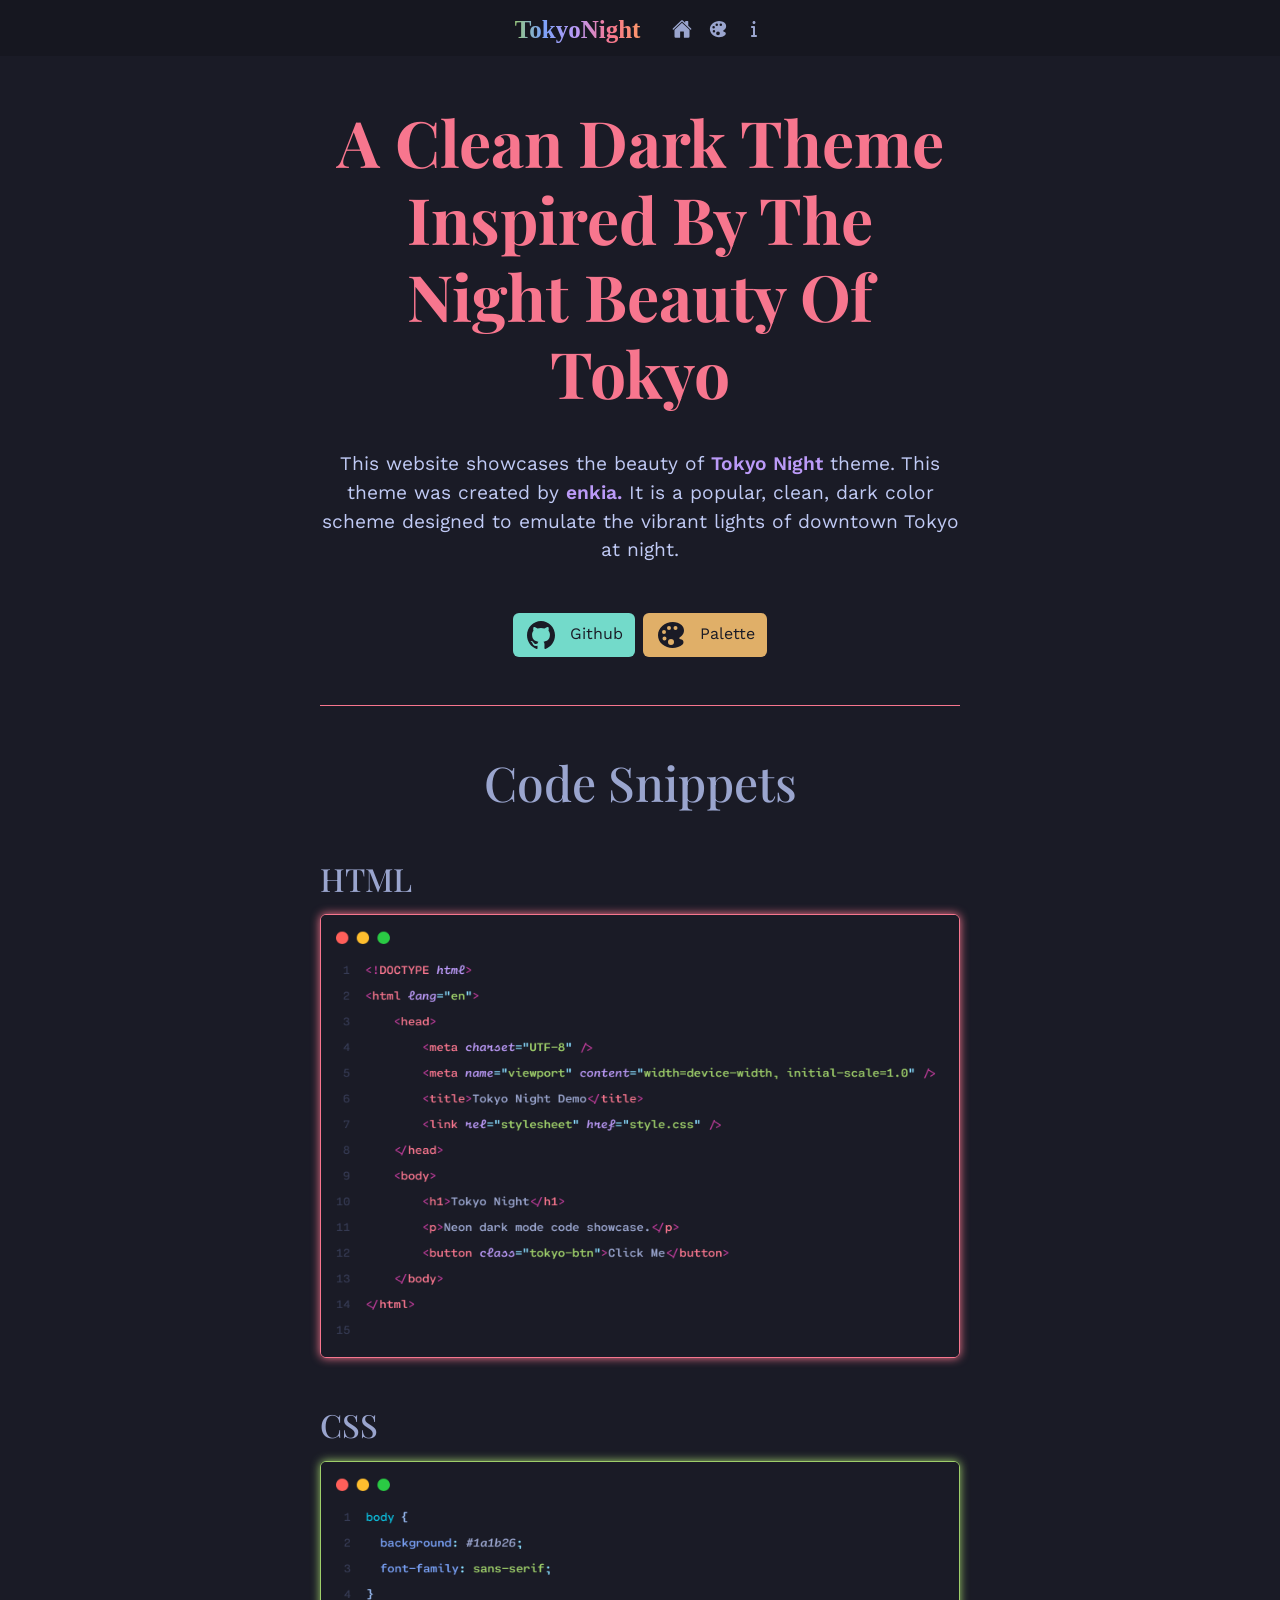
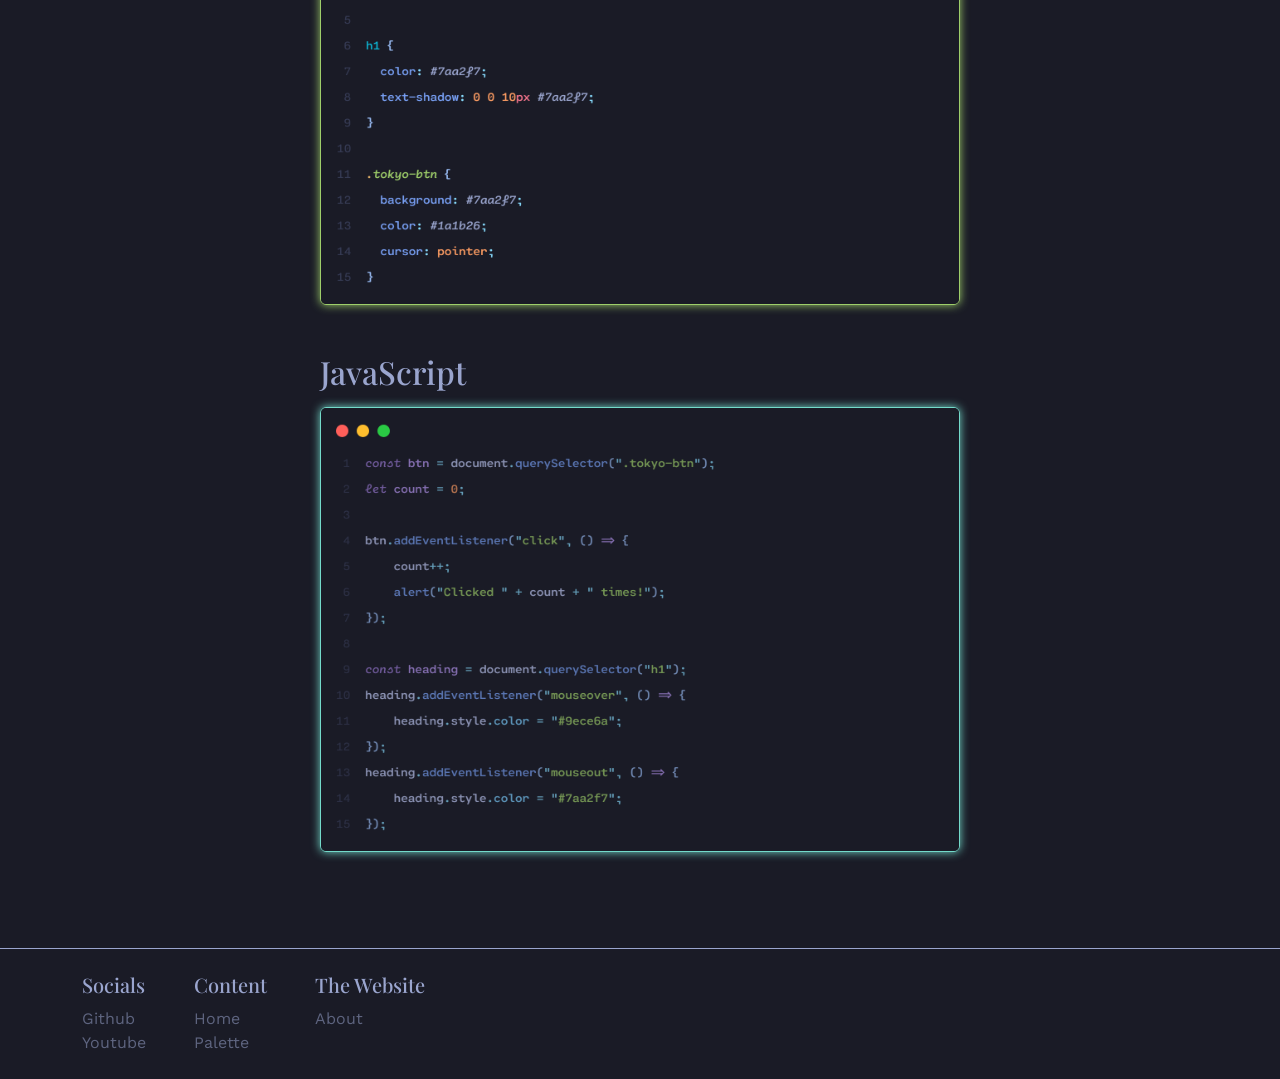
<file: index.html>
<!DOCTYPE html>
<html lang="en">
    <head>
        <meta charset="UTF-8" />
        <meta name="viewport" content="width=device-width, initial-scale=1.0" />
        <title>Tokyo Night Website</title>
        <link rel="stylesheet" href="styles.css" />
        <link rel="preconnect" href="https://fonts.googleapis.com" />
        <link rel="preconnect" href="https://fonts.gstatic.com" crossorigin />
        <link
            href="https://fonts.googleapis.com/css2?family=Playfair+Display:ital,wght@0,400..900;1,400..900&family=Work+Sans:ital,wght@0,100..900;1,100..900&display=swap"
            rel="stylesheet"
        />
        <link
            href="https://cdn.jsdelivr.net/npm/bootstrap@5.3.8/dist/css/bootstrap.min.css"
            rel="stylesheet"
            integrity="sha384-sRIl4kxILFvY47J16cr9ZwB07vP4J8+LH7qKQnuqkuIAvNWLzeN8tE5YBujZqJLB"
            crossorigin="anonymous"
        />
    </head>
    <body id="body">
        <div class="nav-container d-flex justify-content-center">
            <nav class="navbar navbar-expand-lg custom-navbar">
                <div class="container-fluid">
                    <a
                        id="navbar-brand"
                        class="navbar-brand"
                        href="./index.html"
                    >
                        <img
                            class="navbar-logo"
                            src="./public/web-icons/brandLogo.svg"
                            alt=""
                        />
                    </a>
                    <button
                        class="navbar-toggler"
                        type="button"
                        data-bs-toggle="collapse"
                        data-bs-target="#navbarNav"
                        aria-controls="navbarNav"
                        aria-expanded="false"
                        aria-label="Toggle navigation"
                    >
                        <span class="navbar-toggler-icon"></span>
                    </button>
                    <div class="collapse navbar-collapse" id="navbarNav">
                        <ul id="navbar-links" class="navbar-nav">
                            <li class="nav-item">
                                <a
                                    class="nav-link"
                                    aria-current="page"
                                    href="./index.html"
                                >
                                    <svg
                                        xmlns="http://www.w3.org/2000/svg"
                                        class="icon home-icon"
                                        viewBox="0 0 512 512"
                                    >
                                        <path
                                            d="M261.56 101.28a8 8 0 00-11.06 0L66.4 277.15a8 8 0 00-2.47 5.79L63.9 448a32 32 0 0032 32H192a16 16 0 0016-16V328a8 8 0 018-8h80a8 8 0 018 8v136a16 16 0 0016 16h96.06a32 32 0 0032-32V282.94a8 8 0 00-2.47-5.79z"
                                        />
                                        <path
                                            d="M490.91 244.15l-74.8-71.56V64a16 16 0 00-16-16h-48a16 16 0 00-16 16v32l-57.92-55.38C272.77 35.14 264.71 32 256 32c-8.68 0-16.72 3.14-22.14 8.63l-212.7 203.5c-6.22 6-7 15.87-1.34 22.37A16 16 0 0043 267.56L250.5 69.28a8 8 0 0111.06 0l207.52 198.28a16 16 0 0022.59-.44c6.14-6.36 5.63-16.86-.76-22.97z"
                                        />
                                    </svg>
                                </a>
                            </li>
                            <li class="nav-item">
                                <a class="nav-link" href="./palette.html">
                                    <svg
                                        xmlns="http://www.w3.org/2000/svg"
                                        class="icon palette-icon"
                                        viewBox="0 0 512 512"
                                    >
                                        <path
                                            d="M441 336.2l-.06-.05c-9.93-9.18-22.78-11.34-32.16-12.92l-.69-.12c-9.05-1.49-10.48-2.5-14.58-6.17-2.44-2.17-5.35-5.65-5.35-9.94s2.91-7.77 5.34-9.94l30.28-26.87c25.92-22.91 40.2-53.66 40.2-86.59s-14.25-63.68-40.2-86.6c-35.89-31.59-85-49-138.37-49C223.72 48 162 71.37 116 112.11c-43.87 38.77-68 90.71-68 146.24s24.16 107.47 68 146.23c21.75 19.24 47.49 34.18 76.52 44.42a266.17 266.17 0 0086.87 15h1.81c61 0 119.09-20.57 159.39-56.4 9.7-8.56 15.15-20.83 15.34-34.56.21-14.17-5.37-27.95-14.93-36.84zM112 208a32 32 0 1132 32 32 32 0 01-32-32zm40 135a32 32 0 1132-32 32 32 0 01-32 32zm40-199a32 32 0 1132 32 32 32 0 01-32-32zm64 271a48 48 0 1148-48 48 48 0 01-48 48zm72-239a32 32 0 1132-32 32 32 0 01-32 32z"
                                        />
                                    </svg>
                                </a>
                            </li>
                            <li class="nav-item">
                                <a class="nav-link" href="./about.html">
                                    <svg
                                        xmlns="http://www.w3.org/2000/svg"
                                        viewBox="0 0 640 640"
                                        class="icon about-icon"
                                    >
                                        <!--!Font Awesome Free 7.1.0 by @fontawesome - https://fontawesome.com License - https://fontawesome.com/license/free Copyright 2026 Fonticons, Inc.-->
                                        <path
                                            d="M272 112C272 85.5 293.5 64 320 64C346.5 64 368 85.5 368 112C368 138.5 346.5 160 320 160C293.5 160 272 138.5 272 112zM224 256C224 238.3 238.3 224 256 224L320 224C337.7 224 352 238.3 352 256L352 512L384 512C401.7 512 416 526.3 416 544C416 561.7 401.7 576 384 576L256 576C238.3 576 224 561.7 224 544C224 526.3 238.3 512 256 512L288 512L288 288L256 288C238.3 288 224 273.7 224 256z"
                                        />
                                    </svg>
                                </a>
                            </li>
                        </ul>
                    </div>
                </div>
            </nav>
        </div>

        <div class="main mt-5">
            <main class="content">
                <section class="main-title text-center">
                    <h2 class="title">
                        A Clean Dark Theme Inspired By The Night Beauty Of Tokyo
                    </h2>
                    <p class="description">
                        This website showcases the beauty of
                        <span class="d-highlight">Tokyo Night</span> theme. This
                        theme was created by
                        <span class="d-highlight">enkia.</span> It is a popular,
                        clean, dark color scheme designed to emulate the vibrant
                        lights of downtown Tokyo at night.
                    </p>
                </section>
                <section
                    class="d-flex justify-content-center buttons-container mt-5 text-center"
                >
                    <a
                        id="btn"
                        class="btn github-btn me-2"
                        href="https://github.com/tokyo-night/tokyo-night-vscode-theme"
                    >
                        <svg
                            xmlns="http://www.w3.org/2000/svg"
                            class="btn-icon me-2"
                            viewBox="0 0 512 512"
                        >
                            <path
                                d="M256 32C132.3 32 32 134.9 32 261.7c0 101.5 64.2 187.5 153.2 217.9a17.56 17.56 0 003.8.4c8.3 0 11.5-6.1 11.5-11.4 0-5.5-.2-19.9-.3-39.1a102.4 102.4 0 01-22.6 2.7c-43.1 0-52.9-33.5-52.9-33.5-10.2-26.5-24.9-33.6-24.9-33.6-19.5-13.7-.1-14.1 1.4-14.1h.1c22.5 2 34.3 23.8 34.3 23.8 11.2 19.6 26.2 25.1 39.6 25.1a63 63 0 0025.6-6c2-14.8 7.8-24.9 14.2-30.7-49.7-5.8-102-25.5-102-113.5 0-25.1 8.7-45.6 23-61.6-2.3-5.8-10-29.2 2.2-60.8a18.64 18.64 0 015-.5c8.1 0 26.4 3.1 56.6 24.1a208.21 208.21 0 01112.2 0c30.2-21 48.5-24.1 56.6-24.1a18.64 18.64 0 015 .5c12.2 31.6 4.5 55 2.2 60.8 14.3 16.1 23 36.6 23 61.6 0 88.2-52.4 107.6-102.3 113.3 8 7.1 15.2 21.1 15.2 42.5 0 30.7-.3 55.5-.3 63 0 5.4 3.1 11.5 11.4 11.5a19.35 19.35 0 004-.4C415.9 449.2 480 363.1 480 261.7 480 134.9 379.7 32 256 32z"
                            />
                        </svg>
                        Github
                    </a>
                    <a id="btn" class="btn palette-btn" href="./palette.html">
                        <svg
                            xmlns="http://www.w3.org/2000/svg"
                            class="btn-icon me-2"
                            viewBox="0 0 512 512"
                        >
                            <path
                                d="M441 336.2l-.06-.05c-9.93-9.18-22.78-11.34-32.16-12.92l-.69-.12c-9.05-1.49-10.48-2.5-14.58-6.17-2.44-2.17-5.35-5.65-5.35-9.94s2.91-7.77 5.34-9.94l30.28-26.87c25.92-22.91 40.2-53.66 40.2-86.59s-14.25-63.68-40.2-86.6c-35.89-31.59-85-49-138.37-49C223.72 48 162 71.37 116 112.11c-43.87 38.77-68 90.71-68 146.24s24.16 107.47 68 146.23c21.75 19.24 47.49 34.18 76.52 44.42a266.17 266.17 0 0086.87 15h1.81c61 0 119.09-20.57 159.39-56.4 9.7-8.56 15.15-20.83 15.34-34.56.21-14.17-5.37-27.95-14.93-36.84zM112 208a32 32 0 1132 32 32 32 0 01-32-32zm40 135a32 32 0 1132-32 32 32 0 01-32 32zm40-199a32 32 0 1132 32 32 32 0 01-32-32zm64 271a48 48 0 1148-48 48 48 0 01-48 48zm72-239a32 32 0 1132-32 32 32 0 01-32 32z"
                            />
                        </svg>
                        Palette
                    </a>
                </section>

                <h3 class="snippet-heading mt-5 text-center">Code Snippets</h3>

                <section class="img-container">
                    <h4 class="mb-3 mt-5">HTML</h4>
                    <img
                        class="img-fluid img img-html"
                        src="./public/images/HTMLSnippet.png"
                        alt=""
                    />
                    <h4 class="mb-3 mt-5">CSS</h4>
                    <img
                        class="img-fluid img img-css"
                        src="./public/images/CSSSnippet.png"
                        alt=""
                    />
                    <h4 class="mb-3 mt-5">JavaScript</h4>
                    <img
                        class="img-fluid img img-js mb-5"
                        src="./public/images/JSSnippet.png"
                        alt=""
                    />
                </section>
            </main>
        </div>
        <footer class="footer py-4 mt-5">
            <div class="container d-flex gap-5">
                <div>
                    <h5>Socials</h5>
                    <ul>
                        <li>
                            <a href="https://github.com/Vel-codes">Github</a>
                        </li>
                        <li>
                            <a href="https://www.youtube.com/@VelixRoblox"
                                >Youtube</a
                            >
                        </li>
                    </ul>
                </div>
                <div>
                    <h5>Content</h5>
                    <ul>
                        <li><a href="/tokyo-night-website">Home</a></li>
                        <li><a href="./palette.html">Palette</a></li>
                    </ul>
                </div>
                <div>
                    <h5>The Website</h5>
                    <ul>
                        <li><a href="./about.html">About</a></li>
                    </ul>
                </div>
            </div>
        </footer>
        <script
            src="https://cdn.jsdelivr.net/npm/bootstrap@5.3.8/dist/js/bootstrap.bundle.min.js"
            integrity="sha384-FKyoEForCGlyvwx9Hj09JcYn3nv7wiPVlz7YYwJrWVcXK/BmnVDxM+D2scQbITxI"
            crossorigin="anonymous"
        ></script>
    </body>
</html>
</file>
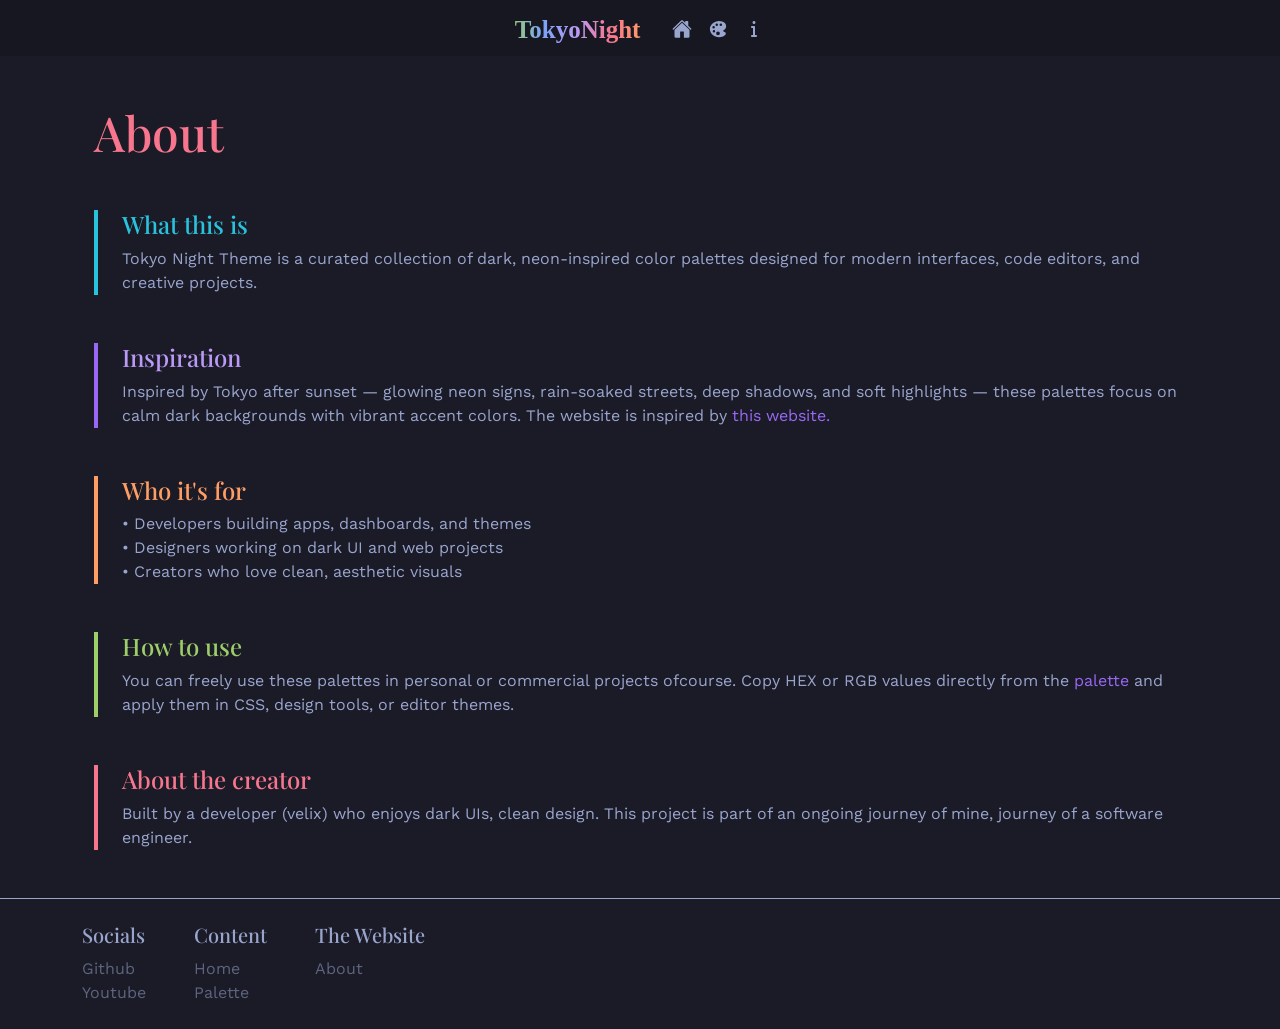
<file: about.html>
<!DOCTYPE html>
<html lang="en">
    <head>
        <meta charset="UTF-8" />
        <meta name="viewport" content="width=device-width, initial-scale=1.0" />
        <title>Tokyo Night Website</title>
        <link rel="stylesheet" href="styles.css" />
        <link rel="preconnect" href="https://fonts.googleapis.com" />
        <link rel="preconnect" href="https://fonts.gstatic.com" crossorigin />
        <link
            href="https://fonts.googleapis.com/css2?family=Playfair+Display:ital,wght@0,400..900;1,400..900&family=Work+Sans:ital,wght@0,100..900;1,100..900&display=swap"
            rel="stylesheet"
        />
        <link
            href="https://cdn.jsdelivr.net/npm/bootstrap@5.3.8/dist/css/bootstrap.min.css"
            rel="stylesheet"
            integrity="sha384-sRIl4kxILFvY47J16cr9ZwB07vP4J8+LH7qKQnuqkuIAvNWLzeN8tE5YBujZqJLB"
            crossorigin="anonymous"
        />
    </head>
    <body id="body">
        <div class="nav-container d-flex justify-content-center">
            <nav class="navbar navbar-expand-lg custom-navbar">
                <div class="container-fluid">
                    <a
                        id="navbar-brand"
                        class="navbar-brand"
                        href="./index.html"
                    >
                        <img
                            class="navbar-logo"
                            src="./public/web-icons/brandLogo.svg"
                            alt=""
                        />
                    </a>
                    <button
                        class="navbar-toggler"
                        type="button"
                        data-bs-toggle="collapse"
                        data-bs-target="#navbarNav"
                        aria-controls="navbarNav"
                        aria-expanded="false"
                        aria-label="Toggle navigation"
                    >
                        <span class="navbar-toggler-icon"></span>
                    </button>
                    <div class="collapse navbar-collapse" id="navbarNav">
                        <ul id="navbar-links" class="navbar-nav">
                            <li class="nav-item">
                                <a
                                    class="nav-link"
                                    aria-current="page"
                                    href="./index.html"
                                >
                                    <svg
                                        xmlns="http://www.w3.org/2000/svg"
                                        class="icon home-icon"
                                        viewBox="0 0 512 512"
                                    >
                                        <path
                                            d="M261.56 101.28a8 8 0 00-11.06 0L66.4 277.15a8 8 0 00-2.47 5.79L63.9 448a32 32 0 0032 32H192a16 16 0 0016-16V328a8 8 0 018-8h80a8 8 0 018 8v136a16 16 0 0016 16h96.06a32 32 0 0032-32V282.94a8 8 0 00-2.47-5.79z"
                                        />
                                        <path
                                            d="M490.91 244.15l-74.8-71.56V64a16 16 0 00-16-16h-48a16 16 0 00-16 16v32l-57.92-55.38C272.77 35.14 264.71 32 256 32c-8.68 0-16.72 3.14-22.14 8.63l-212.7 203.5c-6.22 6-7 15.87-1.34 22.37A16 16 0 0043 267.56L250.5 69.28a8 8 0 0111.06 0l207.52 198.28a16 16 0 0022.59-.44c6.14-6.36 5.63-16.86-.76-22.97z"
                                        />
                                    </svg>
                                </a>
                            </li>
                            <li class="nav-item">
                                <a class="nav-link" href="./palette.html">
                                    <svg
                                        xmlns="http://www.w3.org/2000/svg"
                                        class="icon palette-icon"
                                        viewBox="0 0 512 512"
                                    >
                                        <path
                                            d="M441 336.2l-.06-.05c-9.93-9.18-22.78-11.34-32.16-12.92l-.69-.12c-9.05-1.49-10.48-2.5-14.58-6.17-2.44-2.17-5.35-5.65-5.35-9.94s2.91-7.77 5.34-9.94l30.28-26.87c25.92-22.91 40.2-53.66 40.2-86.59s-14.25-63.68-40.2-86.6c-35.89-31.59-85-49-138.37-49C223.72 48 162 71.37 116 112.11c-43.87 38.77-68 90.71-68 146.24s24.16 107.47 68 146.23c21.75 19.24 47.49 34.18 76.52 44.42a266.17 266.17 0 0086.87 15h1.81c61 0 119.09-20.57 159.39-56.4 9.7-8.56 15.15-20.83 15.34-34.56.21-14.17-5.37-27.95-14.93-36.84zM112 208a32 32 0 1132 32 32 32 0 01-32-32zm40 135a32 32 0 1132-32 32 32 0 01-32 32zm40-199a32 32 0 1132 32 32 32 0 01-32-32zm64 271a48 48 0 1148-48 48 48 0 01-48 48zm72-239a32 32 0 1132-32 32 32 0 01-32 32z"
                                        />
                                    </svg>
                                </a>
                            </li>
                            <li class="nav-item">
                                <a class="nav-link" href="./about.html">
                                    <svg
                                        xmlns="http://www.w3.org/2000/svg"
                                        viewBox="0 0 640 640"
                                        class="icon about-icon"
                                    >
                                        <!--!Font Awesome Free 7.1.0 by @fontawesome - https://fontawesome.com License - https://fontawesome.com/license/free Copyright 2026 Fonticons, Inc.-->
                                        <path
                                            d="M272 112C272 85.5 293.5 64 320 64C346.5 64 368 85.5 368 112C368 138.5 346.5 160 320 160C293.5 160 272 138.5 272 112zM224 256C224 238.3 238.3 224 256 224L320 224C337.7 224 352 238.3 352 256L352 512L384 512C401.7 512 416 526.3 416 544C416 561.7 401.7 576 384 576L256 576C238.3 576 224 561.7 224 544C224 526.3 238.3 512 256 512L288 512L288 288L256 288C238.3 288 224 273.7 224 256z"
                                        />
                                    </svg>
                                </a>
                            </li>
                        </ul>
                    </div>
                </div>
            </nav>
        </div>

        <div class="about-container container">
            <div class="container my-5">
                <h2 class="mb-5">About</h2>

                <section class="mb-5 heading-1">
                    <h5>What this is</h5>
                    <p>
                        Tokyo Night Theme is a curated collection of dark,
                        neon-inspired color palettes designed for modern
                        interfaces, code editors, and creative projects.
                    </p>
                </section>

                <section class="mb-5 heading-2">
                    <h5>Inspiration</h5>
                    <p>
                        Inspired by Tokyo after sunset — glowing neon signs,
                        rain-soaked streets, deep shadows, and soft highlights —
                        these palettes focus on calm dark backgrounds with
                        vibrant accent colors. The website is inspired by
                        <a
                            href="https://wixdaq.github.io/Tokyo-Night-Website/index.html"
                            >this website.</a
                        >
                    </p>
                </section>

                <section class="mb-5 heading-3">
                    <h5>Who it's for</h5>
                    <ul class="list-unstyled">
                        <li>
                            • Developers building apps, dashboards, and themes
                        </li>
                        <li>• Designers working on dark UI and web projects</li>
                        <li>• Creators who love clean, aesthetic visuals</li>
                    </ul>
                </section>

                <section class="mb-5 heading-4">
                    <h5>How to use</h5>
                    <p>
                        You can freely use these palettes in personal or
                        commercial projects ofcourse. Copy HEX or RGB values
                        directly from the
                        <a href="./palette.html">palette</a> and apply them in
                        CSS, design tools, or editor themes.
                    </p>
                </section>

                <section class="mb-5 heading-5">
                    <h5>About the creator</h5>
                    <p>
                        Built by a developer (velix) who enjoys dark UIs, clean
                        design. This project is part of an ongoing journey of
                        mine, journey of a software engineer.
                    </p>
                </section>
            </div>
        </div>
        <footer class="footer py-4 mt-5">
            <div class="container d-flex gap-5">
                <div>
                    <h5>Socials</h5>
                    <ul>
                        <li>
                            <a href="https://github.com/Vel-codes">Github</a>
                        </li>
                        <li>
                            <a href="https://www.youtube.com/@VelixRoblox"
                                >Youtube</a
                            >
                        </li>
                    </ul>
                </div>
                <div>
                    <h5>Content</h5>
                    <ul>
                        <li><a href="./index.html">Home</a></li>
                        <li><a href="./palette.html">Palette</a></li>
                    </ul>
                </div>
                <div>
                    <h5>The Website</h5>
                    <ul>
                        <li><a href="./about.html">About</a></li>
                    </ul>
                </div>
            </div>
        </footer>
        <script
            src="https://cdn.jsdelivr.net/npm/bootstrap@5.3.8/dist/js/bootstrap.bundle.min.js"
            integrity="sha384-FKyoEForCGlyvwx9Hj09JcYn3nv7wiPVlz7YYwJrWVcXK/BmnVDxM+D2scQbITxI"
            crossorigin="anonymous"
        ></script>
    </body>
</html>
</file>
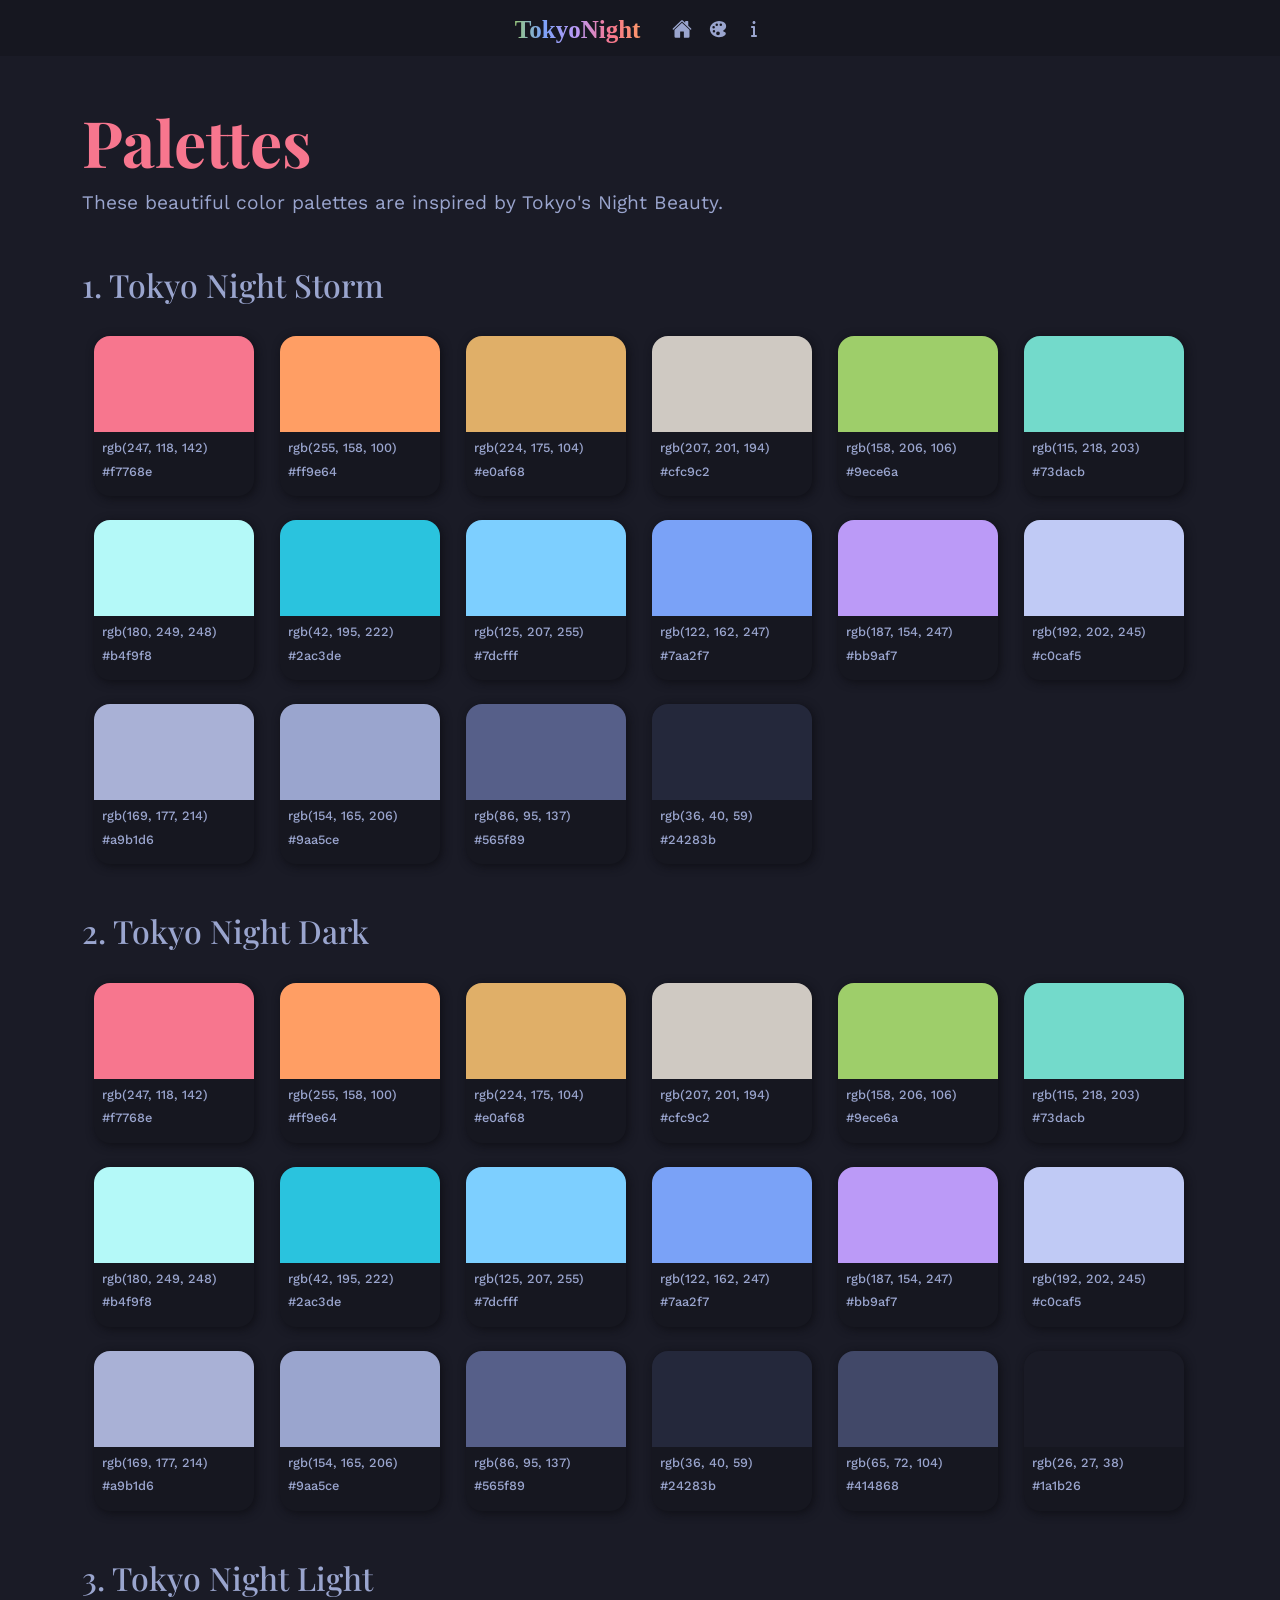
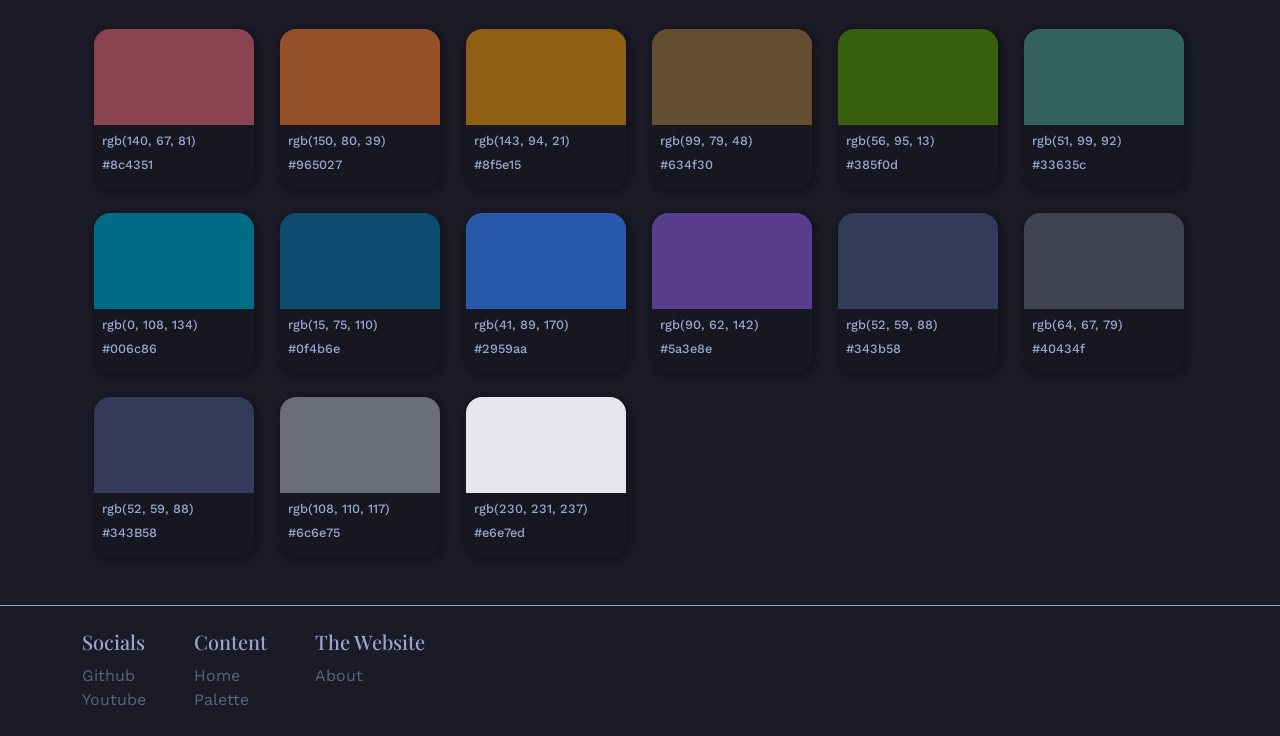
<file: palette.html>
<!DOCTYPE html>
<html lang="en">
    <head>
        <meta charset="UTF-8" />
        <meta name="viewport" content="width=device-width, initial-scale=1.0" />
        <title>Tokyo Night Website</title>
        <link rel="stylesheet" href="./styles.css" />
        <link rel="preconnect" href="https://fonts.googleapis.com" />
        <link rel="preconnect" href="https://fonts.gstatic.com" crossorigin />
        <link
            href="https://fonts.googleapis.com/css2?family=Playfair+Display:ital,wght@0,400..900;1,400..900&family=Work+Sans:ital,wght@0,100..900;1,100..900&display=swap"
            rel="stylesheet"
        />
        <link
            href="https://cdn.jsdelivr.net/npm/bootstrap@5.3.8/dist/css/bootstrap.min.css"
            rel="stylesheet"
            integrity="sha384-sRIl4kxILFvY47J16cr9ZwB07vP4J8+LH7qKQnuqkuIAvNWLzeN8tE5YBujZqJLB"
            crossorigin="anonymous"
        />
    </head>
    <body id="body">
        <div class="nav-container d-flex justify-content-center">
            <nav class="navbar navbar-expand-lg custom-navbar">
                <div class="container-fluid">
                    <a
                        id="navbar-brand"
                        class="navbar-brand"
                        href="./index.html"
                    >
                        <img
                            class="navbar-logo"
                            src="./public/web-icons/brandLogo.svg"
                            alt=""
                        />
                    </a>
                    <button
                        class="navbar-toggler"
                        type="button"
                        data-bs-toggle="collapse"
                        data-bs-target="#navbarNav"
                        aria-controls="navbarNav"
                        aria-expanded="false"
                        aria-label="Toggle navigation"
                    >
                        <span class="navbar-toggler-icon"></span>
                    </button>
                    <div class="collapse navbar-collapse" id="navbarNav">
                        <ul id="navbar-links" class="navbar-nav">
                            <li class="nav-item">
                                <a
                                    class="nav-link"
                                    aria-current="page"
                                    href="./index.html"
                                >
                                    <svg
                                        xmlns="http://www.w3.org/2000/svg"
                                        class="icon home-icon"
                                        viewBox="0 0 512 512"
                                    >
                                        <path
                                            d="M261.56 101.28a8 8 0 00-11.06 0L66.4 277.15a8 8 0 00-2.47 5.79L63.9 448a32 32 0 0032 32H192a16 16 0 0016-16V328a8 8 0 018-8h80a8 8 0 018 8v136a16 16 0 0016 16h96.06a32 32 0 0032-32V282.94a8 8 0 00-2.47-5.79z"
                                        />
                                        <path
                                            d="M490.91 244.15l-74.8-71.56V64a16 16 0 00-16-16h-48a16 16 0 00-16 16v32l-57.92-55.38C272.77 35.14 264.71 32 256 32c-8.68 0-16.72 3.14-22.14 8.63l-212.7 203.5c-6.22 6-7 15.87-1.34 22.37A16 16 0 0043 267.56L250.5 69.28a8 8 0 0111.06 0l207.52 198.28a16 16 0 0022.59-.44c6.14-6.36 5.63-16.86-.76-22.97z"
                                        />
                                    </svg>
                                </a>
                            </li>
                            <li class="nav-item">
                                <a class="nav-link" href="./palette.html">
                                    <svg
                                        xmlns="http://www.w3.org/2000/svg"
                                        class="icon palette-icon"
                                        viewBox="0 0 512 512"
                                    >
                                        <path
                                            d="M441 336.2l-.06-.05c-9.93-9.18-22.78-11.34-32.16-12.92l-.69-.12c-9.05-1.49-10.48-2.5-14.58-6.17-2.44-2.17-5.35-5.65-5.35-9.94s2.91-7.77 5.34-9.94l30.28-26.87c25.92-22.91 40.2-53.66 40.2-86.59s-14.25-63.68-40.2-86.6c-35.89-31.59-85-49-138.37-49C223.72 48 162 71.37 116 112.11c-43.87 38.77-68 90.71-68 146.24s24.16 107.47 68 146.23c21.75 19.24 47.49 34.18 76.52 44.42a266.17 266.17 0 0086.87 15h1.81c61 0 119.09-20.57 159.39-56.4 9.7-8.56 15.15-20.83 15.34-34.56.21-14.17-5.37-27.95-14.93-36.84zM112 208a32 32 0 1132 32 32 32 0 01-32-32zm40 135a32 32 0 1132-32 32 32 0 01-32 32zm40-199a32 32 0 1132 32 32 32 0 01-32-32zm64 271a48 48 0 1148-48 48 48 0 01-48 48zm72-239a32 32 0 1132-32 32 32 0 01-32 32z"
                                        />
                                    </svg>
                                </a>
                            </li>
                            <li class="nav-item">
                                <a class="nav-link" href="./about.html">
                                    <svg
                                        xmlns="http://www.w3.org/2000/svg"
                                        viewBox="0 0 640 640"
                                        class="icon about-icon"
                                    >
                                        <!--!Font Awesome Free 7.1.0 by @fontawesome - https://fontawesome.com License - https://fontawesome.com/license/free Copyright 2026 Fonticons, Inc.-->
                                        <path
                                            d="M272 112C272 85.5 293.5 64 320 64C346.5 64 368 85.5 368 112C368 138.5 346.5 160 320 160C293.5 160 272 138.5 272 112zM224 256C224 238.3 238.3 224 256 224L320 224C337.7 224 352 238.3 352 256L352 512L384 512C401.7 512 416 526.3 416 544C416 561.7 401.7 576 384 576L256 576C238.3 576 224 561.7 224 544C224 526.3 238.3 512 256 512L288 512L288 288L256 288C238.3 288 224 273.7 224 256z"
                                        />
                                    </svg>
                                </a>
                            </li>
                        </ul>
                    </div>
                </div>
            </nav>
        </div>

        <div class="palette-container container">
            <h2 class="title mt-5">Palettes</h2>
            <p class="para mb-5">
                These beautiful color palettes are inspired by Tokyo's Night
                Beauty.
            </p>
            <div class="tokyo-night-dark">
                <h3 class="palette-title">1. Tokyo Night Storm</h3>
                <div class="card-container">
                    <div class="container gap-3 card-container">
                        <div class="row g-4">
                            <div class="col-6 col-md-4 col-lg-2">
                                <div class="color-card">
                                    <div
                                        style="background-color: #f7768e"
                                        class="color-box"
                                    ></div>
                                    <div class="color-card-body">
                                        <h6>rgb(247, 118, 142)</h6>
                                        <h6>#f7768e</h6>
                                    </div>
                                </div>
                            </div>

                            <div class="col-6 col-md-4 col-lg-2">
                                <div class="color-card">
                                    <div
                                        style="background-color: #ff9e64"
                                        class="color-box"
                                    ></div>
                                    <div class="color-card-body">
                                        <h6>rgb(255, 158, 100)</h6>
                                        <h6>#ff9e64</h6>
                                    </div>
                                </div>
                            </div>

                            <div class="col-6 col-md-4 col-lg-2">
                                <div class="color-card">
                                    <div
                                        style="background-color: #e0af68"
                                        class="color-box"
                                    ></div>
                                    <div class="color-card-body">
                                        <h6>rgb(224, 175, 104)</h6>
                                        <h6>#e0af68</h6>
                                    </div>
                                </div>
                            </div>
                            <div class="col-6 col-md-4 col-lg-2">
                                <div class="color-card">
                                    <div
                                        style="background-color: #cfc9c2"
                                        class="color-box"
                                    ></div>
                                    <div class="color-card-body">
                                        <h6>rgb(207, 201, 194)</h6>
                                        <h6>#cfc9c2</h6>
                                    </div>
                                </div>
                            </div>
                            <div class="col-6 col-md-4 col-lg-2">
                                <div class="color-card">
                                    <div
                                        style="background-color: #9ece6a"
                                        class="color-box"
                                    ></div>
                                    <div class="color-card-body">
                                        <h6>rgb(158, 206, 106)</h6>
                                        <h6>#9ece6a</h6>
                                    </div>
                                </div>
                            </div>

                            <div class="col-6 col-md-4 col-lg-2">
                                <div class="color-card">
                                    <div
                                        style="background-color: #73dacb"
                                        class="color-box"
                                    ></div>
                                    <div class="color-card-body">
                                        <h6>rgb(115, 218, 203)</h6>
                                        <h6>#73dacb</h6>
                                    </div>
                                </div>
                            </div>

                            <div class="col-6 col-md-4 col-lg-2">
                                <div class="color-card">
                                    <div
                                        style="background-color: #b4f9f8"
                                        class="color-box"
                                    ></div>
                                    <div class="color-card-body">
                                        <h6>rgb(180, 249, 248)</h6>
                                        <h6>#b4f9f8</h6>
                                    </div>
                                </div>
                            </div>
                            <div class="col-6 col-md-4 col-lg-2">
                                <div class="color-card">
                                    <div
                                        style="background-color: #2ac3de"
                                        class="color-box"
                                    ></div>
                                    <div class="color-card-body">
                                        <h6>rgb(42, 195, 222)</h6>
                                        <h6>#2ac3de</h6>
                                    </div>
                                </div>
                            </div>
                            <div class="col-6 col-md-4 col-lg-2">
                                <div class="color-card">
                                    <div
                                        style="background-color: #7dcfff"
                                        class="color-box"
                                    ></div>
                                    <div class="color-card-body">
                                        <h6>rgb(125, 207, 255)</h6>
                                        <h6>#7dcfff</h6>
                                    </div>
                                </div>
                            </div>
                            <div class="col-6 col-md-4 col-lg-2">
                                <div class="color-card">
                                    <div
                                        style="background-color: #7aa2f7"
                                        class="color-box"
                                    ></div>
                                    <div class="color-card-body">
                                        <h6>rgb(122, 162, 247)</h6>
                                        <h6>#7aa2f7</h6>
                                    </div>
                                </div>
                            </div>
                            <div class="col-6 col-md-4 col-lg-2">
                                <div class="color-card">
                                    <div
                                        style="background-color: #bb9af7"
                                        class="color-box"
                                    ></div>
                                    <div class="color-card-body">
                                        <h6>rgb(187, 154, 247)</h6>
                                        <h6>#bb9af7</h6>
                                    </div>
                                </div>
                            </div>
                            <div class="col-6 col-md-4 col-lg-2">
                                <div class="color-card">
                                    <div
                                        style="background-color: #c0caf5"
                                        class="color-box"
                                    ></div>
                                    <div class="color-card-body">
                                        <h6>rgb(192, 202, 245)</h6>
                                        <h6>#c0caf5</h6>
                                    </div>
                                </div>
                            </div>
                            <div class="col-6 col-md-4 col-lg-2">
                                <div class="color-card">
                                    <div
                                        style="background-color: #a9b1d6"
                                        class="color-box"
                                    ></div>
                                    <div class="color-card-body">
                                        <h6>rgb(169, 177, 214)</h6>
                                        <h6>#a9b1d6</h6>
                                    </div>
                                </div>
                            </div>
                            <div class="col-6 col-md-4 col-lg-2">
                                <div class="color-card">
                                    <div
                                        style="background-color: #9aa5ce"
                                        class="color-box"
                                    ></div>
                                    <div class="color-card-body">
                                        <h6>rgb(154, 165, 206)</h6>
                                        <h6>#9aa5ce</h6>
                                    </div>
                                </div>
                            </div>
                            <div class="col-6 col-md-4 col-lg-2">
                                <div class="color-card">
                                    <div
                                        style="background-color: #565f89"
                                        class="color-box"
                                    ></div>
                                    <div class="color-card-body">
                                        <h6>rgb(86, 95, 137)</h6>
                                        <h6>#565f89</h6>
                                    </div>
                                </div>
                            </div>
                            <div class="col-6 col-md-4 col-lg-2">
                                <div class="color-card">
                                    <div
                                        style="background-color: #24283b"
                                        class="color-box"
                                    ></div>
                                    <div class="color-card-body">
                                        <h6>rgb(36, 40, 59)</h6>
                                        <h6>#24283b</h6>
                                    </div>
                                </div>
                            </div>
                        </div>
                    </div>
                </div>
            </div>
            <div class="tokyo-night-dark mt-5">
                <h3 class="palette-title">2. Tokyo Night Dark</h3>
                <div class="card-container">
                    <div class="container gap-3 card-container">
                        <div class="row g-4">
                            <div class="col-6 col-md-4 col-lg-2">
                                <div class="color-card">
                                    <div
                                        style="background-color: #f7768e"
                                        class="color-box"
                                    ></div>
                                    <div class="color-card-body">
                                        <h6>rgb(247, 118, 142)</h6>
                                        <h6>#f7768e</h6>
                                    </div>
                                </div>
                            </div>

                            <div class="col-6 col-md-4 col-lg-2">
                                <div class="color-card">
                                    <div
                                        style="background-color: #ff9e64"
                                        class="color-box"
                                    ></div>
                                    <div class="color-card-body">
                                        <h6>rgb(255, 158, 100)</h6>
                                        <h6>#ff9e64</h6>
                                    </div>
                                </div>
                            </div>

                            <div class="col-6 col-md-4 col-lg-2">
                                <div class="color-card">
                                    <div
                                        style="background-color: #e0af68"
                                        class="color-box"
                                    ></div>
                                    <div class="color-card-body">
                                        <h6>rgb(224, 175, 104)</h6>
                                        <h6>#e0af68</h6>
                                    </div>
                                </div>
                            </div>
                            <div class="col-6 col-md-4 col-lg-2">
                                <div class="color-card">
                                    <div
                                        style="background-color: #cfc9c2"
                                        class="color-box"
                                    ></div>
                                    <div class="color-card-body">
                                        <h6>rgb(207, 201, 194)</h6>
                                        <h6>#cfc9c2</h6>
                                    </div>
                                </div>
                            </div>
                            <div class="col-6 col-md-4 col-lg-2">
                                <div class="color-card">
                                    <div
                                        style="background-color: #9ece6a"
                                        class="color-box"
                                    ></div>
                                    <div class="color-card-body">
                                        <h6>rgb(158, 206, 106)</h6>
                                        <h6>#9ece6a</h6>
                                    </div>
                                </div>
                            </div>

                            <div class="col-6 col-md-4 col-lg-2">
                                <div class="color-card">
                                    <div
                                        style="background-color: #73dacb"
                                        class="color-box"
                                    ></div>
                                    <div class="color-card-body">
                                        <h6>rgb(115, 218, 203)</h6>
                                        <h6>#73dacb</h6>
                                    </div>
                                </div>
                            </div>

                            <div class="col-6 col-md-4 col-lg-2">
                                <div class="color-card">
                                    <div
                                        style="background-color: #b4f9f8"
                                        class="color-box"
                                    ></div>
                                    <div class="color-card-body">
                                        <h6>rgb(180, 249, 248)</h6>
                                        <h6>#b4f9f8</h6>
                                    </div>
                                </div>
                            </div>
                            <div class="col-6 col-md-4 col-lg-2">
                                <div class="color-card">
                                    <div
                                        style="background-color: #2ac3de"
                                        class="color-box"
                                    ></div>
                                    <div class="color-card-body">
                                        <h6>rgb(42, 195, 222)</h6>
                                        <h6>#2ac3de</h6>
                                    </div>
                                </div>
                            </div>
                            <div class="col-6 col-md-4 col-lg-2">
                                <div class="color-card">
                                    <div
                                        style="background-color: #7dcfff"
                                        class="color-box"
                                    ></div>
                                    <div class="color-card-body">
                                        <h6>rgb(125, 207, 255)</h6>
                                        <h6>#7dcfff</h6>
                                    </div>
                                </div>
                            </div>
                            <div class="col-6 col-md-4 col-lg-2">
                                <div class="color-card">
                                    <div
                                        style="background-color: #7aa2f7"
                                        class="color-box"
                                    ></div>
                                    <div class="color-card-body">
                                        <h6>rgb(122, 162, 247)</h6>
                                        <h6>#7aa2f7</h6>
                                    </div>
                                </div>
                            </div>
                            <div class="col-6 col-md-4 col-lg-2">
                                <div class="color-card">
                                    <div
                                        style="background-color: #bb9af7"
                                        class="color-box"
                                    ></div>
                                    <div class="color-card-body">
                                        <h6>rgb(187, 154, 247)</h6>
                                        <h6>#bb9af7</h6>
                                    </div>
                                </div>
                            </div>
                            <div class="col-6 col-md-4 col-lg-2">
                                <div class="color-card">
                                    <div
                                        style="background-color: #c0caf5"
                                        class="color-box"
                                    ></div>
                                    <div class="color-card-body">
                                        <h6>rgb(192, 202, 245)</h6>
                                        <h6>#c0caf5</h6>
                                    </div>
                                </div>
                            </div>
                            <div class="col-6 col-md-4 col-lg-2">
                                <div class="color-card">
                                    <div
                                        style="background-color: #a9b1d6"
                                        class="color-box"
                                    ></div>
                                    <div class="color-card-body">
                                        <h6>rgb(169, 177, 214)</h6>
                                        <h6>#a9b1d6</h6>
                                    </div>
                                </div>
                            </div>
                            <div class="col-6 col-md-4 col-lg-2">
                                <div class="color-card">
                                    <div
                                        style="background-color: #9aa5ce"
                                        class="color-box"
                                    ></div>
                                    <div class="color-card-body">
                                        <h6>rgb(154, 165, 206)</h6>
                                        <h6>#9aa5ce</h6>
                                    </div>
                                </div>
                            </div>
                            <div class="col-6 col-md-4 col-lg-2">
                                <div class="color-card">
                                    <div
                                        style="background-color: #565f89"
                                        class="color-box"
                                    ></div>
                                    <div class="color-card-body">
                                        <h6>rgb(86, 95, 137)</h6>
                                        <h6>#565f89</h6>
                                    </div>
                                </div>
                            </div>
                            <div class="col-6 col-md-4 col-lg-2">
                                <div class="color-card">
                                    <div
                                        style="background-color: #24283b"
                                        class="color-box"
                                    ></div>
                                    <div class="color-card-body">
                                        <h6>rgb(36, 40, 59)</h6>
                                        <h6>#24283b</h6>
                                    </div>
                                </div>
                            </div>
                            <div class="col-6 col-md-4 col-lg-2">
                                <div class="color-card">
                                    <div
                                        style="background-color: #414868"
                                        class="color-box"
                                    ></div>
                                    <div class="color-card-body">
                                        <h6>rgb(65, 72, 104)</h6>
                                        <h6>#414868</h6>
                                    </div>
                                </div>
                            </div>
                            <div class="col-6 col-md-4 col-lg-2">
                                <div class="color-card">
                                    <div
                                        style="background-color: #1a1b26"
                                        class="color-box"
                                    ></div>
                                    <div class="color-card-body">
                                        <h6>rgb(26, 27, 38)</h6>
                                        <h6>#1a1b26</h6>
                                    </div>
                                </div>
                            </div>
                        </div>
                    </div>
                </div>
            </div>
            <div class="tokyo-night-dark mt-5">
                <h3 class="palette-title">3. Tokyo Night Light</h3>
                <div class="card-container">
                    <div class="container gap-3 card-container">
                        <div class="row g-4">
                            <div class="col-6 col-md-4 col-lg-2">
                                <div class="color-card">
                                    <div
                                        style="background-color: #8c4351"
                                        class="color-box"
                                    ></div>
                                    <div class="color-card-body">
                                        <h6>rgb(140, 67, 81)</h6>
                                        <h6>#8c4351</h6>
                                    </div>
                                </div>
                            </div>

                            <div class="col-6 col-md-4 col-lg-2">
                                <div class="color-card">
                                    <div
                                        style="background-color: #965027"
                                        class="color-box"
                                    ></div>
                                    <div class="color-card-body">
                                        <h6>rgb(150, 80, 39)</h6>
                                        <h6>#965027</h6>
                                    </div>
                                </div>
                            </div>

                            <div class="col-6 col-md-4 col-lg-2">
                                <div class="color-card">
                                    <div
                                        style="background-color: #8f5e15"
                                        class="color-box"
                                    ></div>
                                    <div class="color-card-body">
                                        <h6>rgb(143, 94, 21)</h6>
                                        <h6>#8f5e15</h6>
                                    </div>
                                </div>
                            </div>
                            <div class="col-6 col-md-4 col-lg-2">
                                <div class="color-card">
                                    <div
                                        style="background-color: #634f30"
                                        class="color-box"
                                    ></div>
                                    <div class="color-card-body">
                                        <h6>rgb(99, 79, 48)</h6>
                                        <h6>#634f30</h6>
                                    </div>
                                </div>
                            </div>
                            <div class="col-6 col-md-4 col-lg-2">
                                <div class="color-card">
                                    <div
                                        style="background-color: #385f0d"
                                        class="color-box"
                                    ></div>
                                    <div class="color-card-body">
                                        <h6>rgb(56, 95, 13)</h6>
                                        <h6>#385f0d</h6>
                                    </div>
                                </div>
                            </div>

                            <div class="col-6 col-md-4 col-lg-2">
                                <div class="color-card">
                                    <div
                                        style="background-color: #33635c"
                                        class="color-box"
                                    ></div>
                                    <div class="color-card-body">
                                        <h6>rgb(51, 99, 92)</h6>
                                        <h6>#33635c</h6>
                                    </div>
                                </div>
                            </div>

                            <div class="col-6 col-md-4 col-lg-2">
                                <div class="color-card">
                                    <div
                                        style="background-color: #006c86"
                                        class="color-box"
                                    ></div>
                                    <div class="color-card-body">
                                        <h6>rgb(0, 108, 134)</h6>
                                        <h6>#006c86</h6>
                                    </div>
                                </div>
                            </div>
                            <div class="col-6 col-md-4 col-lg-2">
                                <div class="color-card">
                                    <div
                                        style="background-color: #0f4b6e"
                                        class="color-box"
                                    ></div>
                                    <div class="color-card-body">
                                        <h6>rgb(15, 75, 110)</h6>
                                        <h6>#0f4b6e</h6>
                                    </div>
                                </div>
                            </div>
                            <div class="col-6 col-md-4 col-lg-2">
                                <div class="color-card">
                                    <div
                                        style="background-color: #2959aa"
                                        class="color-box"
                                    ></div>
                                    <div class="color-card-body">
                                        <h6>rgb(41, 89, 170)</h6>
                                        <h6>#2959aa</h6>
                                    </div>
                                </div>
                            </div>
                            <div class="col-6 col-md-4 col-lg-2">
                                <div class="color-card">
                                    <div
                                        style="background-color: #5a3e8e"
                                        class="color-box"
                                    ></div>
                                    <div class="color-card-body">
                                        <h6>rgb(90, 62, 142)</h6>
                                        <h6>#5a3e8e</h6>
                                    </div>
                                </div>
                            </div>
                            <div class="col-6 col-md-4 col-lg-2">
                                <div class="color-card">
                                    <div
                                        style="background-color: #343b58"
                                        class="color-box"
                                    ></div>
                                    <div class="color-card-body">
                                        <h6>rgb(52, 59, 88)</h6>
                                        <h6>#343b58</h6>
                                    </div>
                                </div>
                            </div>
                            <div class="col-6 col-md-4 col-lg-2">
                                <div class="color-card">
                                    <div
                                        style="background-color: #40434f"
                                        class="color-box"
                                    ></div>
                                    <div class="color-card-body">
                                        <h6>rgb(64, 67, 79)</h6>
                                        <h6>#40434f</h6>
                                    </div>
                                </div>
                            </div>
                            <div class="col-6 col-md-4 col-lg-2">
                                <div class="color-card">
                                    <div
                                        style="background-color: #343b58"
                                        class="color-box"
                                    ></div>
                                    <div class="color-card-body">
                                        <h6>rgb(52, 59, 88)</h6>
                                        <h6>#343B58</h6>
                                    </div>
                                </div>
                            </div>
                            <div class="col-6 col-md-4 col-lg-2">
                                <div class="color-card">
                                    <div
                                        style="background-color: #6c6e75"
                                        class="color-box"
                                    ></div>
                                    <div class="color-card-body">
                                        <h6>rgb(108, 110, 117)</h6>
                                        <h6>#6c6e75</h6>
                                    </div>
                                </div>
                            </div>
                            <div class="col-6 col-md-4 col-lg-2">
                                <div class="color-card">
                                    <div
                                        style="background-color: #e6e7ed"
                                        class="color-box"
                                    ></div>
                                    <div class="color-card-body">
                                        <h6>rgb(230, 231, 237)</h6>
                                        <h6>#e6e7ed</h6>
                                    </div>
                                </div>
                            </div>
                        </div>
                    </div>
                </div>
            </div>
        </div>

        <footer class="footer py-4 mt-5">
            <div class="container d-flex gap-5">
                <div>
                    <h5>Socials</h5>
                    <ul>
                        <li>
                            <a href="https://github.com/Vel-codes">Github</a>
                        </li>
                        <li>
                            <a href="https://www.youtube.com/@VelixRoblox"
                                >Youtube</a
                            >
                        </li>
                    </ul>
                </div>
                <div>
                    <h5>Content</h5>
                    <ul>
                        <li><a href="./index.html">Home</a></li>
                        <li><a href="./palette.html">Palette</a></li>
                    </ul>
                </div>
                <div>
                    <h5>The Website</h5>
                    <ul>
                        <li><a href="./about.html">About</a></li>
                    </ul>
                </div>
            </div>
        </footer>
        <script
            src="https://cdn.jsdelivr.net/npm/bootstrap@5.3.8/dist/js/bootstrap.bundle.min.js"
            integrity="sha384-FKyoEForCGlyvwx9Hj09JcYn3nv7wiPVlz7YYwJrWVcXK/BmnVDxM+D2scQbITxI"
            crossorigin="anonymous"
        ></script>
    </body>
</html>
</file>
<file: styles.css>
#body {
    background-color: #1a1b26;
}

.main {
    height: 100%;
    display: flex;
    justify-content: center;
    align-items: center;
    color: white;
}

.content {
    width: 50%;
}

.title {
    font-size: 4em;
    font-weight: 700;
    font-family: "Playfair Display";
    color: #f7768e;
}

.description {
    font-size: 1.2em;
    font-family: "Work Sans";
    color: #c0caf5;
    margin-top: 2em;
}

.d-highlight {
    color: #bb9af7;
    font-weight: 600;
    text-decoration: none;
    transition: color 0.2s, filter 0.2s;
}

#navbar-brand {
    font-family: "Playfair Display";
    color: #f7768e;
}

#navbar-links .icon {
    width: 20px;
    height: 20px;
    transition: fill 0.2s, filter 0.2s, transform 0.2s;
}

#navbar-links .icon:hover {
    transform: translateY(-2px);
}

#navbar-links a {
    fill: #9aa5ce;
}

.home-icon:hover {
    fill: #f7768e;
}

.palette-icon:hover {
    fill: #2ac3de;
}

.about-icon:hover {
    fill: #9ece6a;
}

.nav-container {
    background-color: #161720;
}

.custom-navbar {
    background-color: #ffffff00;
}

.custom-navbar .nav-link:hover {
    color: #bb9af7;
}

.custom-navbar .nav-link:focus {
    color: #bb9af7;
}

.navbar-logo {
    width: 7em;
}

.buttons-container {
    border-bottom: 1px solid #f7768e;
    padding-bottom: 3em;
    font-family: "Work Sans";
}

.buttons-container .btn {
    color: #1a1b26;
    border: none;
    transition: transform 0.1s, background-color 0.2s;
}
.buttons-container #btn:active {
    color: #1a1b26;
    transform: scale(0.97);
}

.buttons-container .github-btn {
    background-color: #73daca;
}

.buttons-container .github-btn:hover {
    background-color: #2ac3de;
    color: #1a1b26;
}

.buttons-container .palette-btn {
    background-color: #e0af68;
}

.buttons-container .palette-btn:hover {
    background-color: #ff9e64;
    color: #1a1b26;
}

.btn-icon {
    width: 32px;
    height: 32px;
    fill: #1a1b26;
}

.img-html {
    box-shadow: 0 0 10px #f7768e;
    border: 1px solid #f7768e;
    border-radius: 0.375em;
}

.img-css {
    box-shadow: 0 0 10px #9ece6a;
    border: 1px solid #9ece6a;
    border-radius: 0.375em;
}

.img-js {
    box-shadow: 0 0 10px #73daca;
    border: 1px solid #73daca;
    border-radius: 0.375em;
}

body h3 {
    font-family: "Playfair Display";
    color: #9aa5ce;
    font-size: 3em;
}

body h4 {
    font-family: "Playfair Display";
    color: #9aa5ce;
    font-size: 2em;
}

.color-card {
    background-color: #161720;
    color: #c0caf5;
    border-radius: 1em;
    overflow: hidden;
    height: 10em;
    width: 10em;
    box-shadow: 2px 2px 10px #0c0c11c5;
    transition: transform 0.2s;
}

.color-card:hover {
    transform: scale(1.04);
}

.color-box {
    height: 6em;
}

.color-card-body {
    padding: 0.5em;
}

.color-card-body h6 {
    color: #9aa5ce;
    font-family: "Work Sans";
    font-size: 0.8em;
}

.palette-container .title {
    font-family: "Playfair Display";
    color: #f7768e;
    font-size: 4em;
}

.para {
    font-family: "Work Sans";
    color: #9aa5ce;
    font-size: 1.2em;
}

.palette-title {
    font-family: "Playfair Display";
    color: #9aa5ce;
    font-size: 2em;
    margin-bottom: 1em;
}

.footer {
    background-color: #1a1b26;
    border-top: 1px solid #9aa5ce;
    font-family: "Work Sans";
}

.footer a {
    color: #9aa5ce88;
    text-decoration: none;
    transition: color 0.1s;
}

.footer a:hover {
    color: #9aa5ce;
}

.footer ul {
    list-style: none;
    padding: 0;
    margin: 0;
}

.footer h5 {
    color: #9aa5ce;
    margin-bottom: 0.5em;
}

.about-container h2,
h5 {
    font-family: "Playfair Display";
}

.about-container h2 {
    font-size: 3em;
    color: #f7768e;
}

.about-container h5 {
    font-size: 1.5em;
}

.about-container p,
ul {
    font-family: "Work Sans";
    color: #9aa5ce;
}

.about-container a {
    color: #9968f5;
    text-decoration: none;
    transition: color 0.1s;
}

.about-container a:hover {
    color: #bb9af7;
}

.heading-1 h5 {
    color: #2ac3de;
}

.heading-2 h5 {
    color: #bb9af7;
}

.heading-3 h5 {
    color: #ff9e64;
}

.heading-4 h5 {
    color: #9ece6a;
}

.heading-5 h5 {
    color: #f7768e;
}

.about-container section {
    padding-left: 1.5em;
}

.heading-1 {
    border-left: 4px solid #2ac3de;
}

.heading-2 {
    border-left: 4px solid #9968f5;
}
.heading-3 {
    border-left: 4px solid #ff9e64;
}
.heading-4 {
    border-left: 4px solid #9ece6a;
}
.heading-5 {
    border-left: 4px solid #f7768e;
}

@media (max-width: 1000px) {
    .title, .snippet-heading {
        font-size: 2em;
    }

    .img-container h4 {
        font-size: 1.5em;
    }

    .description {
        font-size: 1em;
    }
}

@media (max-width: 650px) {
    .title, .snippet-heading {
        font-size: 1.5em;
    }

    .img-container h4 {
        font-size: 1em;
    }

    .btn-icon {
        width: 24px;
        height: 24px;
    }

    .buttons-container a {
        font-size: .8em;
    }

     .description {
        font-size: 0.8em;
    }

    .palette-container .title {
        font-size: 2.5em;
    }

    .para {
        font-size: 1em;
    }

    .palette-title {
        font-size: 1.5em;
    }

    .footer h5 {
        font-size: 1em;
    }

    .footer ul {
        font-size: 0.8em;
    }

    .about-container h2 {
        font-size: 2.5em;
    }
}
</file>
